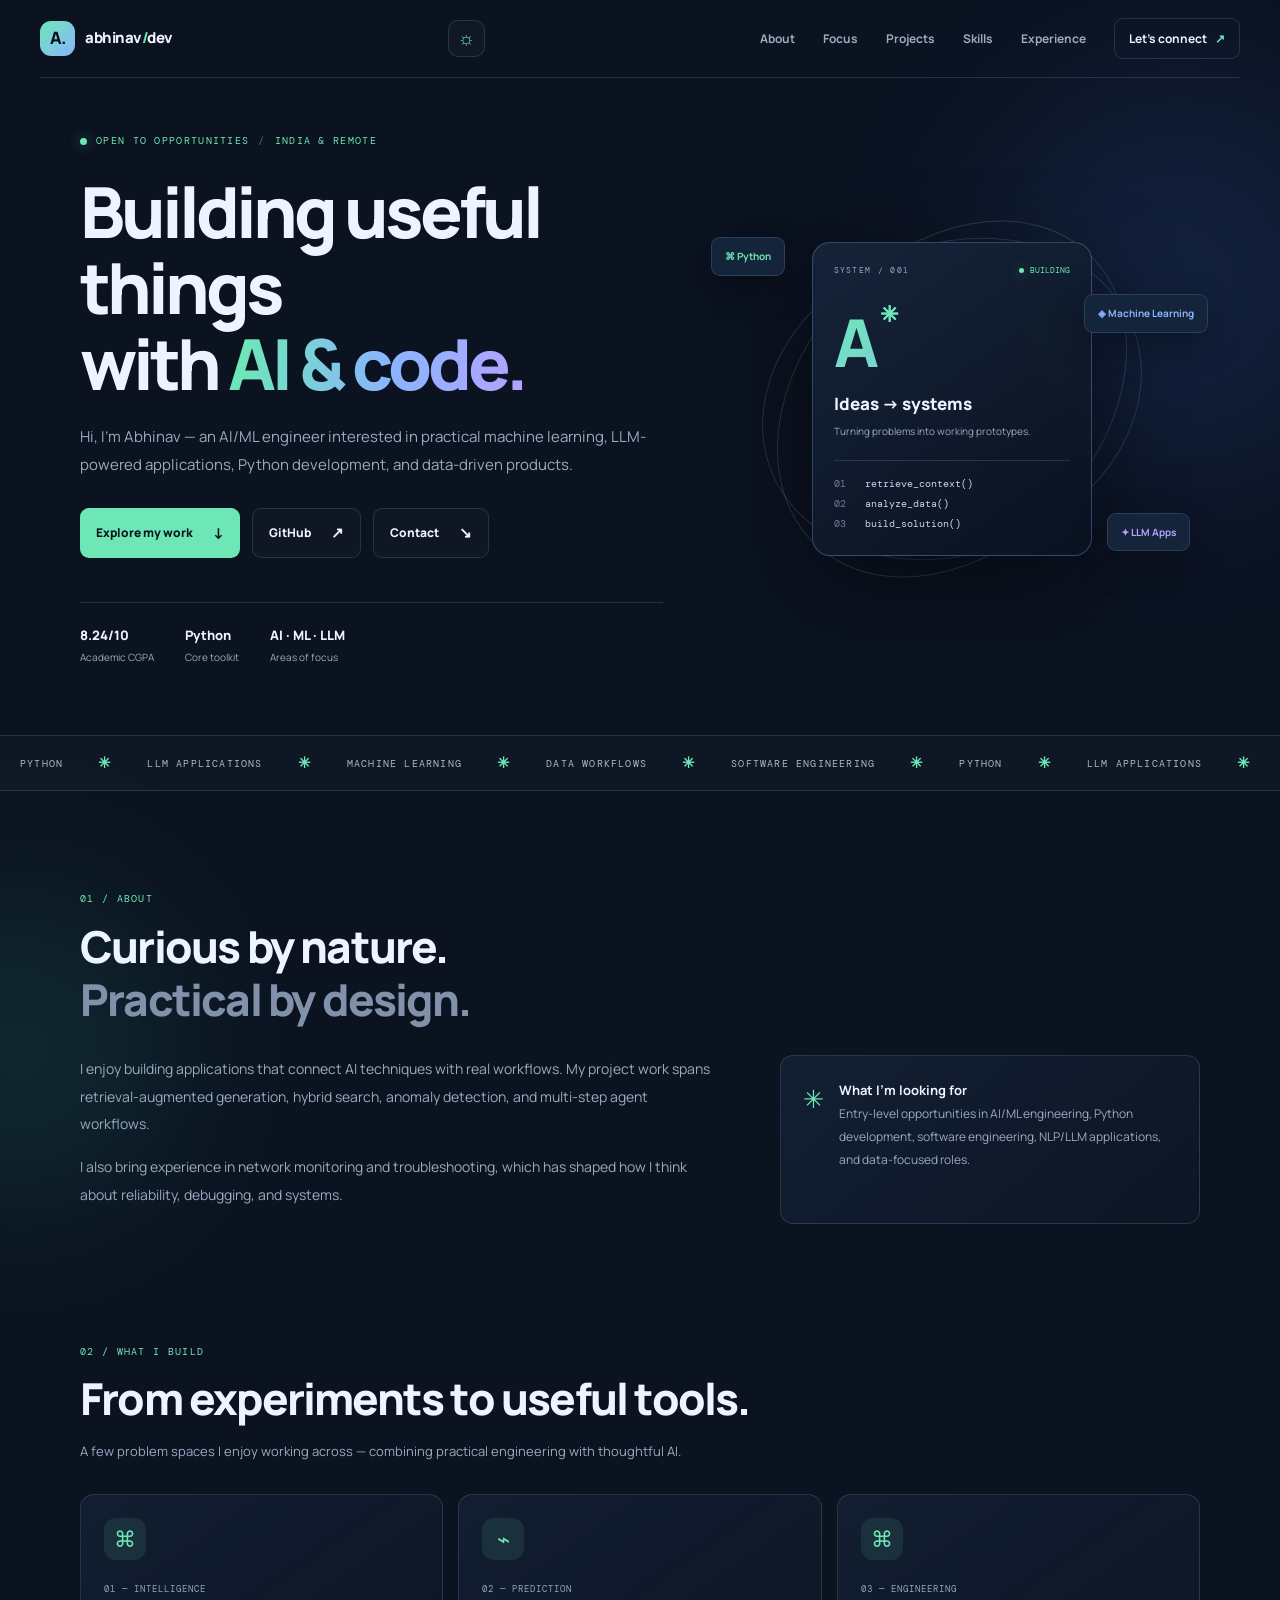
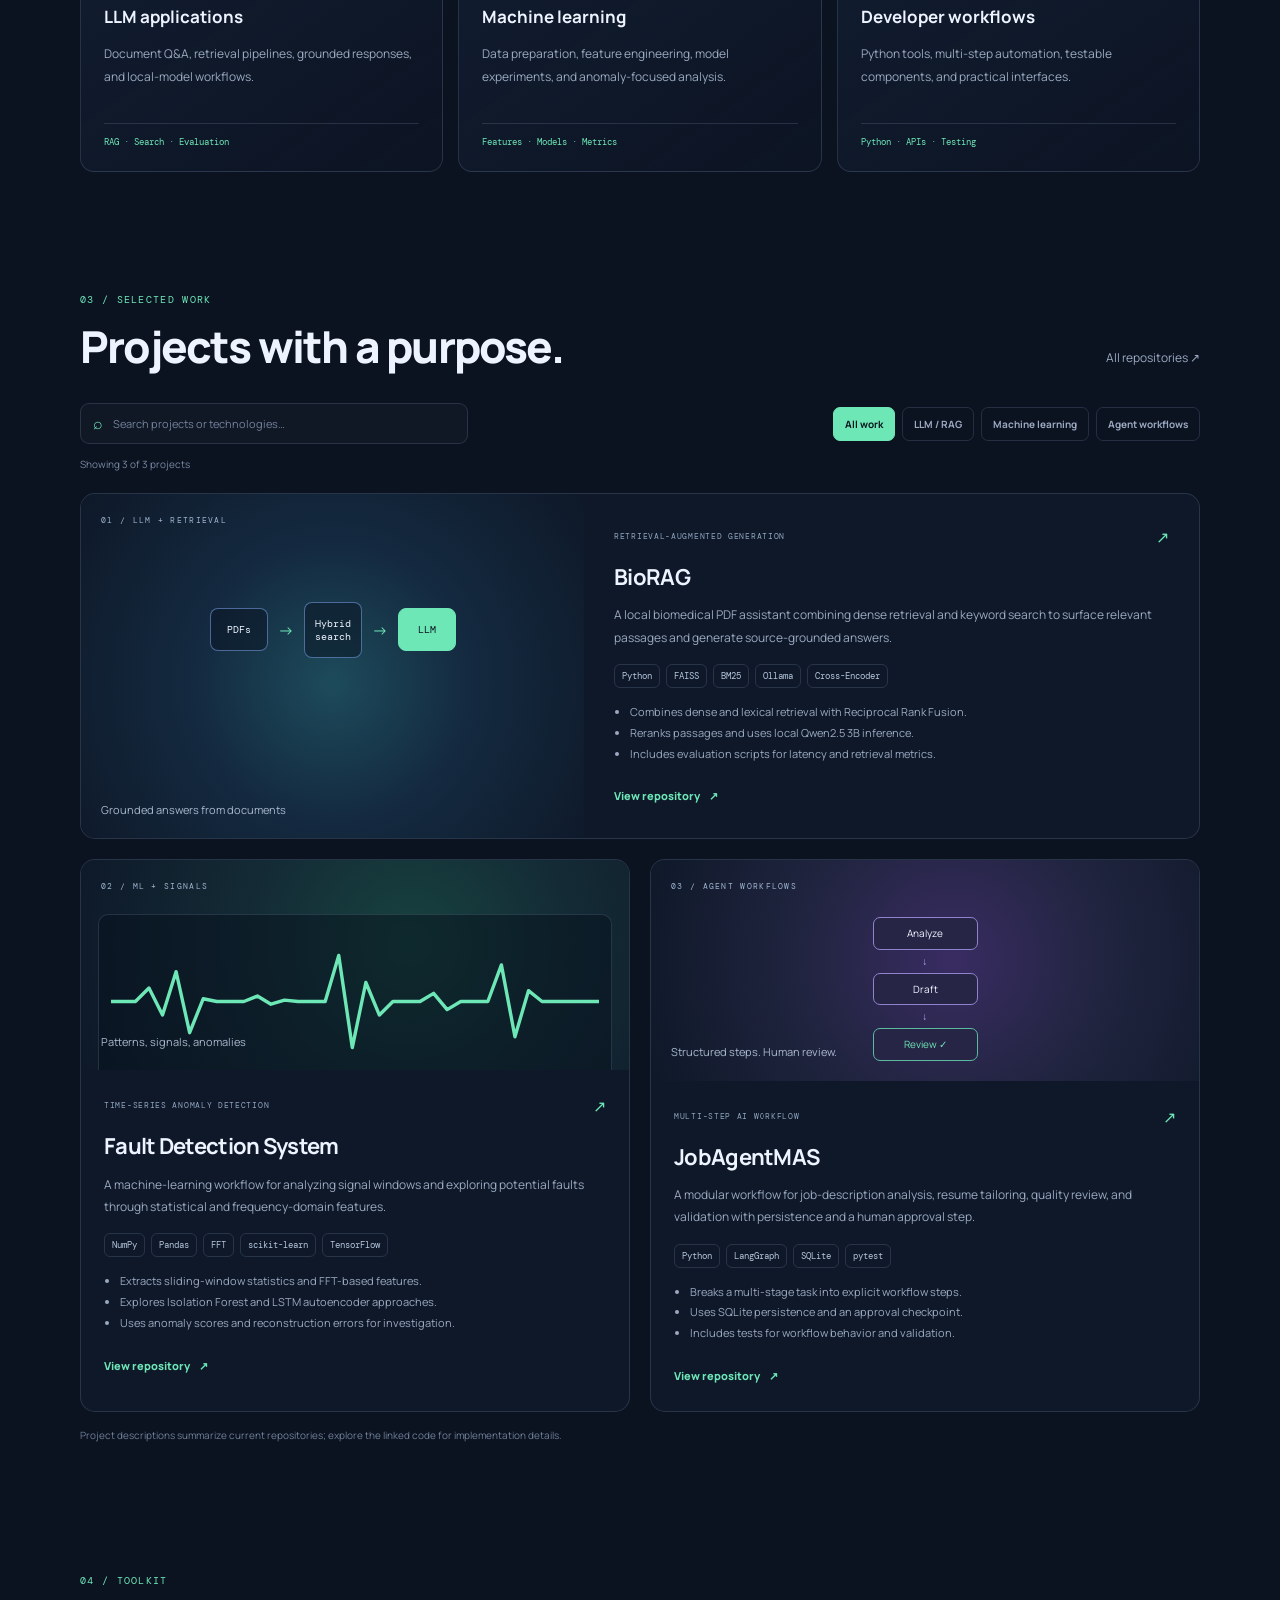
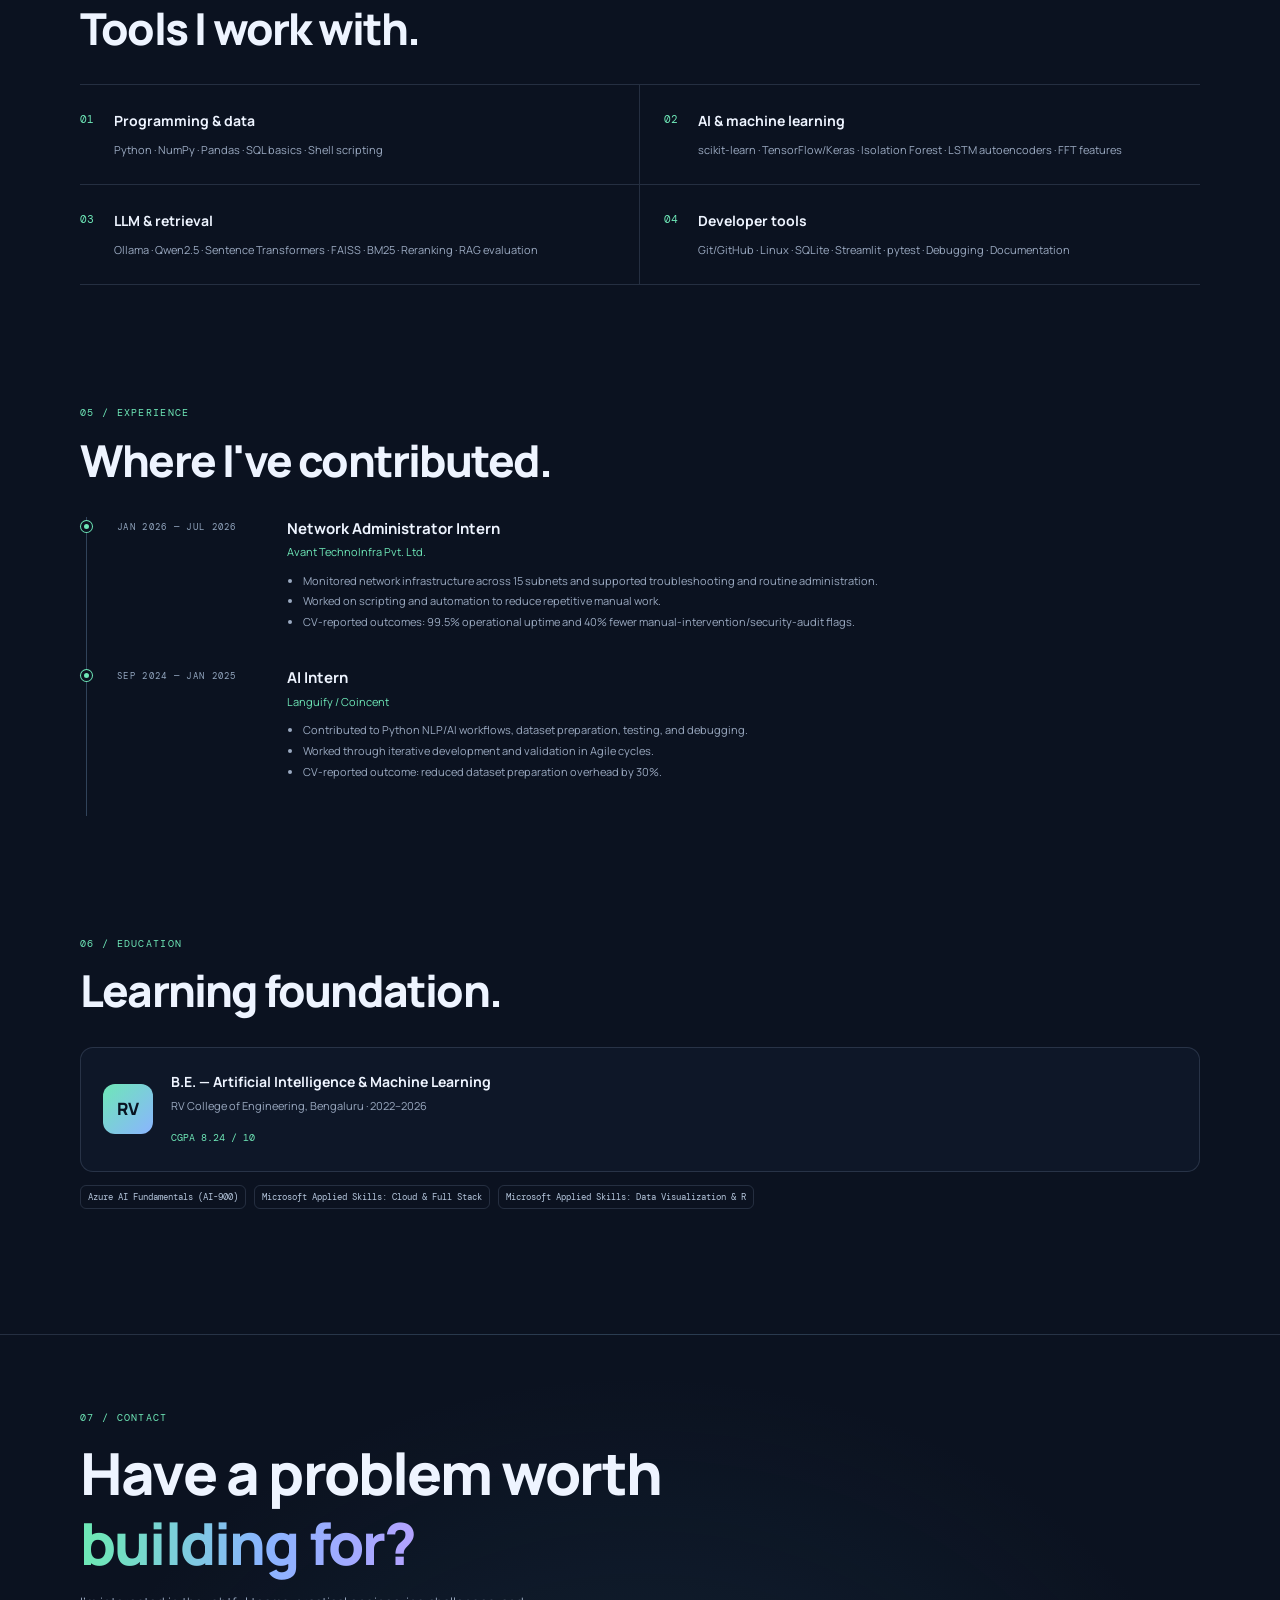
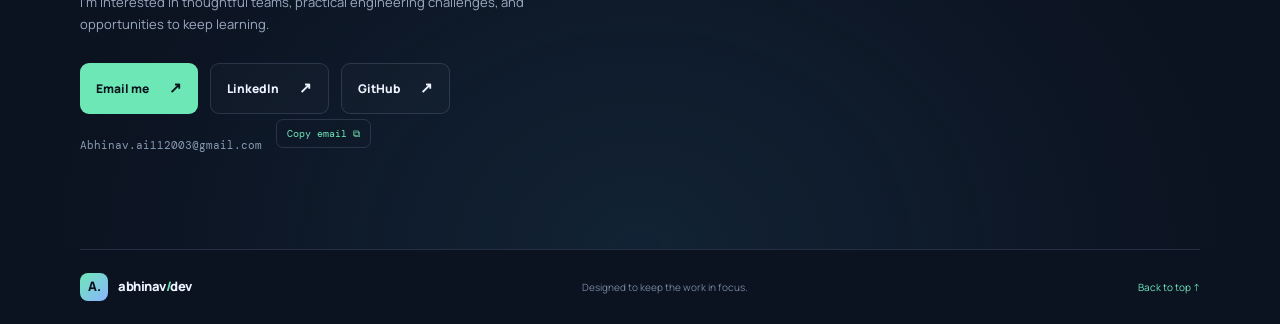
<file: standalone.html>
<!DOCTYPE html>
<html lang="en">
<head>
  <meta charset="UTF-8" />
  <meta name="viewport" content="width=device-width, initial-scale=1.0" />
  <meta name="theme-color" content="#0b1220" />
  <meta name="description" content="Abhinav — AI/ML and software engineering portfolio. Projects in LLM systems, Python, machine learning, and data workflows." />
  <title>Abhinav | AI/ML & Software Engineer</title>
  <link rel="preconnect" href="https://fonts.googleapis.com">
  <link rel="preconnect" href="https://fonts.gstatic.com" crossorigin>
  <link href="https://fonts.googleapis.com/css2?family=DM+Mono:wght@400;500&family=Manrope:wght@400;500;600;700;800&display=swap" rel="stylesheet">
  <style>
:root{--bg:#0b1220;--panel:#111b2d;--panel2:#152238;--text:#eef4ff;--muted:#9baac1;--line:rgba(166,190,222,.17);--mint:#6ee7b7;--blue:#8ab4ff;--purple:#b5a2ff;--font:'Manrope',sans-serif;--mono:'DM Mono',monospace}*{box-sizing:border-box}html{scroll-behavior:smooth;scroll-padding-top:90px}body{margin:0;background:var(--bg);color:var(--text);font-family:var(--font);line-height:1.65;overflow-x:hidden}a{color:inherit;text-decoration:none}.ambient{position:absolute;pointer-events:none;filter:blur(95px);opacity:.13;border-radius:50%;z-index:-1}.ambient-one{width:400px;height:400px;right:-100px;top:80px;background:#477fff}.ambient-two{width:300px;height:300px;left:-130px;top:900px;background:#3be2b0}.section-wrap{width:min(1120px,calc(100% - 48px));margin-inline:auto}.site-header{height:78px;width:min(1200px,calc(100% - 48px));margin:auto;display:flex;align-items:center;justify-content:space-between;border-bottom:1px solid var(--line);position:relative;z-index:10}.brand{display:flex;align-items:center;gap:10px;font-size:15px;font-weight:800;letter-spacing:-.5px}.brand-mark{width:35px;height:35px;border-radius:11px;background:linear-gradient(135deg,var(--mint),var(--blue));color:#07101d;display:grid;place-items:center;font-size:17px}.brand-dot{color:var(--mint)}.nav{display:flex;align-items:center;gap:28px;font-size:12px;color:var(--muted);font-weight:700}.nav a:hover,.text-link:hover,.project-link:hover{color:var(--mint)}.nav-cta{border:1px solid var(--line);padding:10px 14px;border-radius:9px;color:var(--text)!important}.nav-cta span{color:var(--mint);margin-left:6px}.menu-toggle{display:none;background:transparent;color:var(--text);border:1px solid var(--line);padding:8px 11px;border-radius:8px;font-size:18px}.hero{min-height:620px;display:grid;grid-template-columns:1.08fr .92fr;align-items:center;gap:40px;padding-top:55px;padding-bottom:70px}.eyebrow,.section-index,.tiny-label,.project-type,.art-tag,.chart-labels,.timeline-date{font-family:var(--mono);font-size:10px;letter-spacing:1.3px;color:var(--mint)}.eyebrow{display:flex;align-items:center;gap:9px}.status-dot,.live-pill i{width:7px;height:7px;border-radius:50%;background:var(--mint);display:inline-block;box-shadow:0 0 13px #6ee7b788}.eyebrow-divider{color:#536780}.hero h1{font-size:clamp(44px,5.5vw,72px);line-height:1.08;letter-spacing:-4px;margin:23px 0 22px;font-weight:800}.gradient-text{background:linear-gradient(95deg,#6ee7b7 5%,#8ab4ff 55%,#b5a2ff);background-clip:text;-webkit-background-clip:text;color:transparent}.hero-lead{max-width:570px;color:var(--muted);font-size:15px;line-height:1.9}.hero-actions,.contact-actions{display:flex;flex-wrap:wrap;gap:12px;margin-top:28px}.button{display:inline-flex;align-items:center;gap:20px;border-radius:9px;padding:12px 16px;font-size:12px;font-weight:800;transition:transform .2s,border-color .2s}.button:hover{transform:translateY(-2px)}.button-primary{background:var(--mint);color:#08141c}.button-secondary{border:1px solid var(--line);background:rgba(255,255,255,.02)}.button span{font-size:15px}.hero-meta{display:flex;gap:31px;margin-top:44px;padding-top:22px;border-top:1px solid var(--line)}.hero-meta>div{display:flex;flex-direction:column;gap:2px}.meta-number{font-size:13px;font-weight:800}.meta-label{font-size:10px;color:var(--muted)}.hero-visual{position:relative;min-height:420px;display:grid;place-items:center}.orbit{position:absolute;border:1px solid rgba(138,180,255,.2);border-radius:50%;transform:rotate(-22deg)}.orbit-a{width:390px;height:310px}.orbit-b{width:300px;height:400px;transform:rotate(43deg);border-color:rgba(110,231,183,.2)}.core-card{width:280px;position:relative;z-index:2;padding:21px;border:1px solid rgba(138,180,255,.3);border-radius:18px;background:linear-gradient(145deg,rgba(22,36,58,.97),rgba(11,18,32,.96));box-shadow:0 25px 90px #0007}.core-top{display:flex;justify-content:space-between;align-items:center}.tiny-label{font-size:8px;color:var(--muted)}.live-pill{font-family:var(--mono);font-size:8px;color:var(--mint);display:flex;align-items:center;gap:6px}.live-pill i{width:5px;height:5px}.core-symbol{font-size:66px;line-height:1.3;font-weight:800;letter-spacing:-5px;margin:22px 0 5px;background:linear-gradient(135deg,var(--mint),var(--blue));color:transparent;background-clip:text}.core-symbol span{font-size:22px;vertical-align:top;color:var(--mint);margin-left:6px}.core-title{font-size:17px;font-weight:800}.core-subtitle{font-size:10px;color:var(--muted);margin-top:5px}.code-lines{border-top:1px solid var(--line);margin-top:20px;padding-top:13px;font:10px/2 var(--mono);color:#c6d7ed}.code-lines span{color:#6b7e98;margin-right:13px}.float-chip{position:absolute;z-index:3;padding:10px 13px;border-radius:9px;background:#14243a;border:1px solid var(--line);font-size:10px;font-weight:700;box-shadow:0 12px 35px #0004}.chip-one{top:48px;left:8px;color:var(--mint)}.chip-two{top:105px;right:-8px;color:var(--blue)}.chip-three{bottom:58px;right:10px;color:var(--purple)}.ticker{border-block:1px solid var(--line);overflow:hidden;background:rgba(255,255,255,.018)}.ticker-track{display:flex;align-items:center;justify-content:space-around;gap:35px;white-space:nowrap;padding:17px 20px;font:10px var(--mono);letter-spacing:1.2px;color:#a8b8ce}.ticker-track b{color:var(--mint);font-size:15px}.content-section{padding-top:100px;padding-bottom:20px}.section-heading{margin-bottom:30px}.section-index{display:block;margin-bottom:12px}.section-heading h2,.contact-inner h2{font-size:clamp(30px,4vw,44px);line-height:1.2;letter-spacing:-1.8px;margin:0;font-weight:800}.muted-heading{color:#8191a9}.about-grid{display:grid;grid-template-columns:1.2fr .8fr;gap:70px}.about-main p{font-size:14px;color:var(--muted);line-height:1.95;margin:0 0 16px}.about-note{padding:22px;border:1px solid var(--line);border-radius:13px;background:linear-gradient(140deg,rgba(21,34,56,.8),rgba(15,24,40,.65));display:flex;gap:15px;align-items:flex-start}.note-icon{color:var(--mint);font-size:25px}.about-note p{margin:0;color:var(--muted);font-size:12px;line-height:1.9}.about-note strong{color:var(--text);font-size:13px}.section-heading-row{display:flex;align-items:end;justify-content:space-between}.text-link{font-size:12px;color:var(--muted);padding-bottom:5px}.project-grid{display:grid;grid-template-columns:repeat(2,minmax(0,1fr));gap:20px}.project-card{border:1px solid var(--line);border-radius:15px;overflow:hidden;background:rgba(17,27,45,.76);transition:transform .25s,border-color .25s}.project-card:hover{transform:translateY(-4px);border-color:rgba(110,231,183,.45)}.project-featured{grid-column:span 2;display:grid;grid-template-columns:.9fr 1.1fr}.project-art{min-height:210px;position:relative;overflow:hidden;padding:20px;background:#111f31}.project-featured .project-art{height:100%;min-height:340px}.art-biorag{background:radial-gradient(circle at 50% 55%,#1d4b5b 0,#142a40 43%,#0e1828 100%)}.art-fault{background:radial-gradient(circle at 60% 40%,#17433f 0,#142c36 43%,#0e1828 100%)}.art-agent{background:radial-gradient(circle at 55% 45%,#392c62 0,#20243f 48%,#0e1828 100%)}.art-tag{color:#9eb4cf;font-size:8px}.rag-flow{display:flex;align-items:center;justify-content:center;gap:10px;margin-top:75px}.rag-flow>span{color:var(--mint)}.rag-node{border:1px solid rgba(138,180,255,.5);background:rgba(9,18,32,.5);border-radius:8px;padding:14px 10px;text-align:center;font:10px var(--mono);min-width:58px}.accent-node{background:#6ee7b7;color:#0b1220;border-color:#6ee7b7}.art-caption{position:absolute;bottom:19px;left:20px;font-size:11px;color:#a9b9cd}.signal-chart{position:absolute;left:17px;right:17px;top:54px;background:rgba(7,17,28,.5);border:1px solid var(--line);border-radius:10px;padding:16px 12px 8px}.signal-chart svg{width:100%;height:auto}.chart-labels{display:flex;justify-content:space-between;font-size:7px;color:#94b5b4;margin-top:5px}.agent-flow{display:flex;flex-direction:column;align-items:center;gap:5px;margin-top:24px}.agent-flow>span{font:10px var(--mono);color:var(--purple)}.agent-box{padding:7px 23px;border:1px solid #8f83ce;border-radius:7px;background:#272546;font-size:10px;min-width:105px;text-align:center}.agent-box-last{color:var(--mint);border-color:#5bbaa0}.project-body{padding:23px}.project-featured .project-body{padding:30px}.project-topline{display:flex;justify-content:space-between;align-items:center;gap:8px}.project-type{font-size:8px;color:#8fa4bf;letter-spacing:.7px}.project-arrow{color:var(--mint)}.project-body h3{font-size:22px;letter-spacing:-.7px;margin:9px 0}.project-body p{color:var(--muted);font-size:12px;line-height:1.85;margin:0 0 15px}.tag-list{display:flex;flex-wrap:wrap;gap:6px;margin:14px 0}.tag-list span,.cert-list span{font:9px var(--mono);color:#b5c6dc;border:1px solid var(--line);border-radius:6px;padding:5px 7px}.project-points{padding-left:16px;color:var(--muted);font-size:11px;line-height:1.9;margin:13px 0 17px}.project-link{display:inline-flex;gap:9px;align-items:center;font-size:11px;font-weight:800;color:var(--mint)}.small-disclaimer{font-size:10px;color:#70819a;margin-top:15px}.skills-layout{display:grid;grid-template-columns:repeat(2,minmax(0,1fr));border-top:1px solid var(--line)}.skill-group{display:flex;gap:20px;padding:24px 20px 24px 0;border-bottom:1px solid var(--line)}.skill-group:nth-child(odd){border-right:1px solid var(--line)}.skill-group:nth-child(even){padding-left:24px}.skill-number{font:11px var(--mono);color:var(--mint);padding-top:3px}.skill-group h3{margin:0 0 7px;font-size:14px}.skill-group p{margin:0;color:var(--muted);font-size:11px;line-height:1.9}.timeline{border-left:1px solid #31435a;margin-left:6px;padding-left:30px}.timeline-item{position:relative;display:grid;grid-template-columns:150px 1fr;gap:20px;padding:0 0 33px}.timeline-marker{position:absolute;left:-36px;top:4px;width:11px;height:11px;background:var(--mint);border:3px solid var(--bg);border-radius:50%;box-shadow:0 0 0 1px var(--mint)}.timeline-date{font-size:9px;color:#93a6bf;padding-top:3px}.timeline-content h3{font-size:15px;margin:0 0 2px}.timeline-org{font-size:11px;color:var(--mint);margin:0 0 9px}.timeline-content ul{margin:0;padding-left:16px;color:var(--muted);font-size:11px;line-height:1.9}.education-card{display:flex;align-items:center;gap:18px;padding:22px;border:1px solid var(--line);border-radius:13px;background:rgba(17,27,45,.65)}.edu-icon{width:50px;height:50px;display:grid;place-items:center;border-radius:12px;background:linear-gradient(135deg,#6ee7b7,#8ab4ff);color:#091322;font-weight:800;font-size:17px}.education-card h3{font-size:14px;margin:0 0 4px}.education-card p{font-size:11px;color:var(--muted);margin:0 0 7px}.edu-score{font:10px var(--mono);color:var(--mint)}.cert-list{display:flex;flex-wrap:wrap;gap:8px;margin-top:13px}.contact-section{margin-top:105px;border-top:1px solid var(--line);background:radial-gradient(ellipse at 50% 100%,rgba(39,83,111,.26),transparent 65%)}.contact-inner{padding-top:75px;padding-bottom:75px}.contact-inner h2{font-size:clamp(38px,5vw,58px);margin-bottom:15px}.contact-inner>p{color:var(--muted);font-size:13px;max-width:500px}.contact-email{font:11px var(--mono);color:#879ab3;margin-top:24px}.site-footer{width:min(1120px,calc(100% - 48px));margin:auto;min-height:75px;border-top:1px solid var(--line);display:flex;align-items:center;justify-content:space-between;gap:20px;color:#75869f;font-size:10px}.site-footer .brand{color:var(--text);font-size:13px}.site-footer .brand-mark{width:28px;height:28px;font-size:13px;border-radius:8px}.site-footer>a:last-child{color:var(--mint)}@media(max-width:850px){.hero{grid-template-columns:1fr;padding-top:60px;gap:10px}.hero-visual{min-height:370px}.hero-copy{max-width:680px}.hero h1{letter-spacing:-2.5px}.project-featured{display:block}.project-featured .project-art{min-height:240px}.about-grid{gap:30px}.nav{gap:15px}.nav a{font-size:11px}}@media(max-width:620px){.section-wrap,.site-header,.site-footer{width:calc(100% - 34px)}.site-header{height:68px}.menu-toggle{display:block}.nav{display:none;position:absolute;top:62px;left:0;right:0;padding:16px;background:#101b2d;border:1px solid var(--line);border-radius:12px;flex-direction:column;align-items:stretch;gap:0}.nav.open{display:flex}.nav a{padding:12px;font-size:13px}.nav-cta{margin-top:7px}.hero{padding-top:48px;padding-bottom:45px;min-height:0}.hero h1{font-size:45px;letter-spacing:-2.4px}.hero-lead{font-size:13px}.hero-meta{gap:18px;flex-wrap:wrap;margin-top:32px}.meta-number{font-size:12px}.meta-label{font-size:9px}.hero-visual{min-height:340px;transform:scale(.92);margin-inline:-15px}.orbit-a{width:320px;height:270px}.orbit-b{width:250px;height:330px}.chip-one{left:0;top:40px}.chip-two{right:0;top:80px}.chip-three{right:0;bottom:40px}.ticker-track{justify-content:flex-start;gap:22px}.content-section{padding-top:70px}.section-heading h2{font-size:32px}.about-grid{grid-template-columns:1fr;gap:16px}.project-grid{grid-template-columns:1fr}.project-featured{grid-column:auto}.project-featured .project-art{min-height:240px}.project-featured .project-body,.project-body{padding:21px}.skills-layout{grid-template-columns:1fr}.skill-group,.skill-group:nth-child(even){padding:19px 0;border-right:0}.timeline-item{grid-template-columns:1fr;gap:6px;padding-bottom:28px}.timeline-date{font-size:9px}.education-card{align-items:flex-start;padding:17px}.education-card h3{font-size:12px}.cert-list{gap:6px}.contact-section{margin-top:70px}.contact-inner{padding-top:60px;padding-bottom:55px}.contact-inner h2{font-size:40px}.site-footer{padding:18px 0;flex-wrap:wrap}.site-footer>span{order:3;width:100%}}@media(prefers-reduced-motion:reduce){html{scroll-behavior:auto}*,*::before,*::after{transition:none!important;animation:none!important}}

/* Advanced interaction layer */
:root{color-scheme:dark}.header-tools{display:flex;align-items:center;gap:9px}.theme-toggle{width:37px;height:37px;border-radius:10px;border:1px solid var(--line);background:rgba(255,255,255,.025);color:var(--mint);font-size:19px;cursor:pointer}.scroll-progress{height:3px;position:fixed;top:0;left:0;right:0;z-index:100;background:transparent}.scroll-progress span{display:block;height:100%;width:0;background:linear-gradient(90deg,var(--mint),var(--blue),var(--purple));box-shadow:0 0 12px #6ee7b766}.section-intro{max-width:610px;color:var(--muted);font-size:13px;margin:14px 0 0;line-height:1.9}.focus-grid{display:grid;grid-template-columns:repeat(3,minmax(0,1fr));gap:15px}.focus-card{border:1px solid var(--line);border-radius:14px;padding:23px;background:linear-gradient(145deg,rgba(21,34,56,.72),rgba(13,22,37,.6));transition:transform .22s,border-color .22s}.focus-card:hover{transform:translateY(-4px);border-color:rgba(110,231,183,.45)}.focus-icon{display:grid;place-items:center;width:42px;height:42px;border-radius:12px;background:rgba(110,231,183,.1);color:var(--mint);font-size:22px;margin-bottom:23px}.focus-kicker{display:block;color:#91a6c0;font:9px var(--mono);letter-spacing:1px}.focus-card h3{font-size:17px;margin:8px 0}.focus-card p{color:var(--muted);font-size:12px;line-height:1.9;min-height:68px}.focus-tags{font:9px var(--mono);color:var(--mint);padding-top:12px;border-top:1px solid var(--line)}.project-controls{display:grid;grid-template-columns:minmax(220px,.7fr) 1.3fr;gap:12px;align-items:center;margin:0 0 20px}.project-search-wrap{display:flex;align-items:center;gap:10px;border:1px solid var(--line);background:rgba(255,255,255,.025);border-radius:9px;padding:0 12px;color:var(--mint)}.project-search-wrap input{width:100%;min-width:0;background:transparent;border:0;outline:0;color:var(--text);font:11px var(--font);padding:12px 0}.project-search-wrap input::placeholder{color:#71839b}.filter-chips{display:flex;flex-wrap:wrap;justify-content:flex-end;gap:7px}.filter-chip{font:10px var(--font);font-weight:700;border:1px solid var(--line);border-radius:7px;background:transparent;color:var(--muted);padding:9px 11px;cursor:pointer}.filter-chip:hover,.filter-chip.active{color:#08141c;background:var(--mint);border-color:var(--mint)}.filter-status{grid-column:1/-1;color:#788aa3;font-size:10px;margin:0}.project-card[hidden]{display:none}.contact-email-row{display:flex;align-items:center;gap:14px;flex-wrap:wrap}.copy-email{border:1px solid var(--line);background:transparent;color:var(--mint);padding:7px 10px;border-radius:7px;font:10px var(--mono);cursor:pointer}.copy-feedback{font-size:10px;color:var(--mint);min-height:15px;margin:7px 0 0}.back-to-top{position:fixed;right:22px;bottom:22px;z-index:15;width:42px;height:42px;border-radius:12px;border:1px solid var(--line);background:var(--panel);color:var(--mint);font-size:20px;box-shadow:0 10px 30px #0004;cursor:pointer;opacity:0;pointer-events:none;transform:translateY(8px);transition:opacity .2s,transform .2s}.back-to-top.visible{opacity:1;pointer-events:auto;transform:translateY(0)}.reveal-ready .content-section,.reveal-ready .contact-inner{opacity:0;transform:translateY(14px);transition:opacity .6s ease,transform .6s ease}.reveal-ready .content-section.is-visible,.reveal-ready .contact-inner.is-visible{opacity:1;transform:none}body.light-theme{--bg:#f4f7fb;--panel:#fff;--panel2:#eaf0f7;--text:#152238;--muted:#52647b;--line:rgba(40,65,95,.17);--mint:#087f65;--blue:#376bc4;--purple:#7956c8;color-scheme:light}body.light-theme .core-card,body.light-theme .project-card,body.light-theme .focus-card,body.light-theme .education-card{background:rgba(255,255,255,.86)}body.light-theme .nav{color:var(--muted)}body.light-theme .nav-cta{color:var(--text)!important}body.light-theme .float-chip{background:#fff}body.light-theme .nav.open{background:#fff}@media(max-width:850px){.focus-grid{grid-template-columns:1fr}.focus-card p{min-height:0}.project-controls{grid-template-columns:1fr}.filter-chips{justify-content:flex-start}}@media(max-width:620px){.theme-toggle{width:35px;height:35px}.project-controls{gap:10px}.filter-chip{padding:8px 9px}.back-to-top{right:14px;bottom:14px}.focus-card{padding:20px}}@media(prefers-reduced-motion:reduce){.reveal-ready .content-section,.reveal-ready .contact-inner{opacity:1;transform:none}
}
  </style>
</head>
<body>
  <div class="scroll-progress" aria-hidden="true"><span></span></div>
  <div class="ambient ambient-one"></div><div class="ambient ambient-two"></div>
  <header class="site-header">
    <a class="brand" href="#home" aria-label="Abhinav home"><span class="brand-mark">A.</span><span>abhinav<span class="brand-dot">/</span>dev</span></a>
    <div class="header-tools"><button class="theme-toggle" type="button" aria-label="Switch color theme" title="Switch theme">☼</button><button class="menu-toggle" aria-label="Toggle navigation" aria-expanded="false">☰</button></div>
    <nav class="nav">
      <a href="#about">About</a><a href="#focus">Focus</a><a href="#projects">Projects</a><a href="#skills">Skills</a><a href="#experience">Experience</a>
      <a class="nav-cta" href="#contact">Let's connect <span>↗</span></a>
    </nav>
  </header>

  <main>
    <section class="hero section-wrap" id="home">
      <div class="hero-copy">
        <div class="eyebrow"><span class="status-dot"></span> OPEN TO OPPORTUNITIES <span class="eyebrow-divider">/</span> INDIA & REMOTE</div>
        <h1>Building useful things<br>with <span class="gradient-text">AI & code.</span></h1>
        <p class="hero-lead">Hi, I'm Abhinav — an AI/ML engineer interested in practical machine learning, LLM-powered applications, Python development, and data-driven products.</p>
        <div class="hero-actions">
          <a class="button button-primary" href="#projects">Explore my work <span>↓</span></a>
          <a class="button button-secondary" href="https://github.com/Abhinav-ai01" target="_blank" rel="noreferrer">GitHub <span>↗</span></a><a class="button button-secondary" href="#contact">Contact <span>↘</span></a>
        </div>
        <div class="hero-meta">
          <div><span class="meta-number">8.24/10</span><span class="meta-label">Academic CGPA</span></div>
          <div><span class="meta-number">Python</span><span class="meta-label">Core toolkit</span></div>
          <div><span class="meta-number">AI · ML · LLM</span><span class="meta-label">Areas of focus</span></div>
        </div>
      </div>
      <div class="hero-visual" aria-label="Decorative AI systems illustration">
        <div class="orbit orbit-a"></div><div class="orbit orbit-b"></div>
        <div class="core-card">
          <div class="core-top"><span class="tiny-label">SYSTEM / 001</span><span class="live-pill"><i></i> BUILDING</span></div>
          <div class="core-symbol">A<span>✳</span></div>
          <div class="core-title">Ideas → systems</div>
          <div class="core-subtitle">Turning problems into working prototypes.</div>
          <div class="code-lines"><span>01</span> retrieve_context()<br><span>02</span> analyze_data()<br><span>03</span> build_solution()</div>
        </div>
        <div class="float-chip chip-one">⌘ Python</div><div class="float-chip chip-two">◈ Machine Learning</div><div class="float-chip chip-three">✦ LLM Apps</div>
      </div>
    </section>

    <section class="ticker" aria-label="Technologies">
      <div class="ticker-track"><span>PYTHON</span><b>✳</b><span>LLM APPLICATIONS</span><b>✳</b><span>MACHINE LEARNING</span><b>✳</b><span>DATA WORKFLOWS</span><b>✳</b><span>SOFTWARE ENGINEERING</span><b>✳</b><span>PYTHON</span><b>✳</b><span>LLM APPLICATIONS</span><b>✳</b><span>MACHINE LEARNING</span><b>✳</b></div>
    </section>

    <section class="content-section section-wrap" id="about">
      <div class="section-heading"><span class="section-index">01 / ABOUT</span><h2>Curious by nature.<br><span class="muted-heading">Practical by design.</span></h2></div>
      <div class="about-grid">
        <div class="about-main"><p>I enjoy building applications that connect AI techniques with real workflows. My project work spans retrieval-augmented generation, hybrid search, anomaly detection, and multi-step agent workflows.</p><p>I also bring experience in network monitoring and troubleshooting, which has shaped how I think about reliability, debugging, and systems.</p></div>
        <div class="about-note"><span class="note-icon">✳</span><p><strong>What I'm looking for</strong><br>Entry-level opportunities in AI/ML engineering, Python development, software engineering, NLP/LLM applications, and data-focused roles.</p></div>
      </div>
    </section>

    <section class="content-section section-wrap build-section" id="focus"><div class="section-heading"><span class="section-index">02 / WHAT I BUILD</span><h2>From experiments to useful tools.</h2><p class="section-intro">A few problem spaces I enjoy working across — combining practical engineering with thoughtful AI.</p></div><div class="focus-grid"><article class="focus-card"><span class="focus-icon">⌘</span><span class="focus-kicker">01 — INTELLIGENCE</span><h3>LLM applications</h3><p>Document Q&A, retrieval pipelines, grounded responses, and local-model workflows.</p><div class="focus-tags">RAG · Search · Evaluation</div></article><article class="focus-card"><span class="focus-icon">⌁</span><span class="focus-kicker">02 — PREDICTION</span><h3>Machine learning</h3><p>Data preparation, feature engineering, model experiments, and anomaly-focused analysis.</p><div class="focus-tags">Features · Models · Metrics</div></article><article class="focus-card"><span class="focus-icon">⌘</span><span class="focus-kicker">03 — ENGINEERING</span><h3>Developer workflows</h3><p>Python tools, multi-step automation, testable components, and practical interfaces.</p><div class="focus-tags">Python · APIs · Testing</div></article></div></section>

    <section class="content-section section-wrap" id="projects">
      <div class="section-heading section-heading-row"><div><span class="section-index">03 / SELECTED WORK</span><h2>Projects with a purpose.</h2></div><a class="text-link" href="https://github.com/Abhinav-ai01" target="_blank" rel="noreferrer">All repositories ↗</a></div>
      <div class="project-controls"><label class="project-search-wrap"><span aria-hidden="true">⌕</span><input id="project-search" type="search" placeholder="Search projects or technologies…" aria-label="Search projects"></label><div class="filter-chips" role="group" aria-label="Filter projects"><button class="filter-chip active" type="button" data-filter="all">All work</button><button class="filter-chip" type="button" data-filter="llm">LLM / RAG</button><button class="filter-chip" type="button" data-filter="ml">Machine learning</button><button class="filter-chip" type="button" data-filter="agent">Agent workflows</button></div><p class="filter-status" aria-live="polite">Showing all projects</p></div><div class="project-grid">
        <article class="project-card project-featured" data-category="llm" data-search="BioRAG biomedical PDF RAG retrieval hybrid search FAISS BM25 Ollama Qwen cross encoder">
          <div class="project-art art-biorag"><div class="art-tag">01 / LLM + RETRIEVAL</div><div class="rag-flow"><div class="rag-node">PDFs</div><span>→</span><div class="rag-node">Hybrid<br>search</div><span>→</span><div class="rag-node accent-node">LLM</div></div><div class="art-caption">Grounded answers from documents</div></div>
          <div class="project-body"><div class="project-topline"><span class="project-type">RETRIEVAL-AUGMENTED GENERATION</span><span class="project-arrow">↗</span></div><h3>BioRAG</h3><p>A local biomedical PDF assistant combining dense retrieval and keyword search to surface relevant passages and generate source-grounded answers.</p><div class="tag-list"><span>Python</span><span>FAISS</span><span>BM25</span><span>Ollama</span><span>Cross-Encoder</span></div><ul class="project-points"><li>Combines dense and lexical retrieval with Reciprocal Rank Fusion.</li><li>Reranks passages and uses local Qwen2.5 3B inference.</li><li>Includes evaluation scripts for latency and retrieval metrics.</li></ul><a class="project-link" href="https://github.com/Abhinav-ai01/BioRAG" target="_blank" rel="noreferrer">View repository <span>↗</span></a></div>
        </article>
        <article class="project-card" data-category="ml" data-search="Fault Detection System time series anomaly detection FFT NumPy Pandas scikit-learn TensorFlow LSTM">
          <div class="project-art art-fault"><div class="art-tag">02 / ML + SIGNALS</div><div class="signal-chart"><svg viewBox="0 0 360 100" role="img" aria-label="Illustrative signal waveform"><path d="M0 52 L18 52 L28 42 L38 62 L48 30 L58 75 L68 50 L78 52 L98 52 L108 48 L118 54 L128 51 L138 52 L158 52 L168 18 L178 86 L188 38 L198 62 L208 52 L228 52 L238 46 L248 58 L258 52 L278 52 L288 25 L298 78 L308 44 L318 52 L338 52 L360 52" fill="none" stroke="#6ee7b7" stroke-width="2.5" stroke-linecap="round" stroke-linejoin="round"/></svg><div class="chart-labels"><span>TIME SERIES</span><span>ANOMALY SIGNAL</span></div></div><div class="art-caption">Patterns, signals, anomalies</div></div>
          <div class="project-body"><div class="project-topline"><span class="project-type">TIME-SERIES ANOMALY DETECTION</span><span class="project-arrow">↗</span></div><h3>Fault Detection System</h3><p>A machine-learning workflow for analyzing signal windows and exploring potential faults through statistical and frequency-domain features.</p><div class="tag-list"><span>NumPy</span><span>Pandas</span><span>FFT</span><span>scikit-learn</span><span>TensorFlow</span></div><ul class="project-points"><li>Extracts sliding-window statistics and FFT-based features.</li><li>Explores Isolation Forest and LSTM autoencoder approaches.</li><li>Uses anomaly scores and reconstruction errors for investigation.</li></ul><a class="project-link" href="https://github.com/Abhinav-ai01/Fault-detection-system" target="_blank" rel="noreferrer">View repository <span>↗</span></a></div>
        </article>
        <article class="project-card" data-category="agent" data-search="JobAgentMAS multi agent job application LangGraph Python SQLite pytest resume workflow">
          <div class="project-art art-agent"><div class="art-tag">03 / AGENT WORKFLOWS</div><div class="agent-flow"><div class="agent-box">Analyze</div><span>↓</span><div class="agent-box">Draft</div><span>↓</span><div class="agent-box agent-box-last">Review ✓</div></div><div class="art-caption">Structured steps. Human review.</div></div>
          <div class="project-body"><div class="project-topline"><span class="project-type">MULTI-STEP AI WORKFLOW</span><span class="project-arrow">↗</span></div><h3>JobAgentMAS</h3><p>A modular workflow for job-description analysis, resume tailoring, quality review, and validation with persistence and a human approval step.</p><div class="tag-list"><span>Python</span><span>LangGraph</span><span>SQLite</span><span>pytest</span></div><ul class="project-points"><li>Breaks a multi-stage task into explicit workflow steps.</li><li>Uses SQLite persistence and an approval checkpoint.</li><li>Includes tests for workflow behavior and validation.</li></ul><a class="project-link" href="https://github.com/Abhinav-ai01/JobAgentMAS" target="_blank" rel="noreferrer">View repository <span>↗</span></a></div>
        </article>
      </div>
      <p class="small-disclaimer">Project descriptions summarize current repositories; explore the linked code for implementation details.</p>
    </section>

    <section class="content-section section-wrap" id="skills">
      <div class="section-heading"><span class="section-index">04 / TOOLKIT</span><h2>Tools I work with.</h2></div>
      <div class="skills-layout">
        <div class="skill-group"><span class="skill-number">01</span><div><h3>Programming & data</h3><p>Python · NumPy · Pandas · SQL basics · Shell scripting</p></div></div>
        <div class="skill-group"><span class="skill-number">02</span><div><h3>AI & machine learning</h3><p>scikit-learn · TensorFlow/Keras · Isolation Forest · LSTM autoencoders · FFT features</p></div></div>
        <div class="skill-group"><span class="skill-number">03</span><div><h3>LLM & retrieval</h3><p>Ollama · Qwen2.5 · Sentence Transformers · FAISS · BM25 · Reranking · RAG evaluation</p></div></div>
        <div class="skill-group"><span class="skill-number">04</span><div><h3>Developer tools</h3><p>Git/GitHub · Linux · SQLite · Streamlit · pytest · Debugging · Documentation</p></div></div>
      </div>
    </section>

    <section class="content-section section-wrap" id="experience">
      <div class="section-heading"><span class="section-index">05 / EXPERIENCE</span><h2>Where I've contributed.</h2></div>
      <div class="timeline">
        <article class="timeline-item"><div class="timeline-marker"></div><div class="timeline-date">JAN 2026 — JUL 2026</div><div class="timeline-content"><h3>Network Administrator Intern</h3><p class="timeline-org">Avant TechnoInfra Pvt. Ltd.</p><ul><li>Monitored network infrastructure across 15 subnets and supported troubleshooting and routine administration.</li><li>Worked on scripting and automation to reduce repetitive manual work.</li><li>CV-reported outcomes: 99.5% operational uptime and 40% fewer manual-intervention/security-audit flags.</li></ul></div></article>
        <article class="timeline-item"><div class="timeline-marker"></div><div class="timeline-date">SEP 2024 — JAN 2025</div><div class="timeline-content"><h3>AI Intern</h3><p class="timeline-org">Languify / Coincent</p><ul><li>Contributed to Python NLP/AI workflows, dataset preparation, testing, and debugging.</li><li>Worked through iterative development and validation in Agile cycles.</li><li>CV-reported outcome: reduced dataset preparation overhead by 30%.</li></ul></div></article>
      </div>
    </section>

    <section class="content-section section-wrap education-section">
      <div class="section-heading"><span class="section-index">06 / EDUCATION</span><h2>Learning foundation.</h2></div>
      <div class="education-card"><div class="edu-icon">RV</div><div><h3>B.E. — Artificial Intelligence & Machine Learning</h3><p>RV College of Engineering, Bengaluru · 2022–2026</p><span class="edu-score">CGPA 8.24 / 10</span></div></div>
      <div class="cert-list"><span>Azure AI Fundamentals (AI-900)</span><span>Microsoft Applied Skills: Cloud & Full Stack</span><span>Microsoft Applied Skills: Data Visualization & R</span></div>
    </section>

    <section class="contact-section" id="contact"><div class="section-wrap contact-inner"><span class="section-index">07 / CONTACT</span><h2>Have a problem worth<br><span class="gradient-text">building for?</span></h2><p>I'm interested in thoughtful teams, practical engineering challenges, and opportunities to keep learning.</p><div class="contact-actions"><a class="button button-primary" href="mailto:Abhinav.ai112003@gmail.com">Email me <span>↗</span></a><a class="button button-secondary" href="https://www.linkedin.com/in/abhinav-187b91291/" target="_blank" rel="noreferrer">LinkedIn <span>↗</span></a><a class="button button-secondary" href="https://github.com/Abhinav-ai01" target="_blank" rel="noreferrer">GitHub <span>↗</span></a></div><div class="contact-email-row"><div class="contact-email">Abhinav.ai112003@gmail.com</div><button class="copy-email" type="button" data-copy-email="Abhinav.ai112003@gmail.com">Copy email <span>⧉</span></button></div><p class="copy-feedback" aria-live="polite"></p></div></section>
  </main>
  <button class="back-to-top" type="button" aria-label="Back to top" title="Back to top">↑</button>
  <footer class="site-footer"><a class="brand" href="#home"><span class="brand-mark">A.</span><span>abhinav<span class="brand-dot">/</span>dev</span></a><span>Designed to keep the work in focus.</span><a href="#home">Back to top ↑</a></footer>
  <script>
// Mobile navigation
const toggle=document.querySelector('.menu-toggle');const nav=document.querySelector('.nav');if(toggle&&nav){toggle.addEventListener('click',()=>{const open=nav.classList.toggle('open');toggle.setAttribute('aria-expanded',String(open));toggle.textContent=open?'✕':'☰'});nav.querySelectorAll('a').forEach(link=>link.addEventListener('click',()=>{nav.classList.remove('open');toggle.setAttribute('aria-expanded','false');toggle.textContent='☰'}))}
// Reading progress and back-to-top
const progress=document.querySelector('.scroll-progress span');const topButton=document.querySelector('.back-to-top');function updateScrollUI(){const max=document.documentElement.scrollHeight-innerHeight;const percent=max>0?scrollY/max*100:0;if(progress)progress.style.width=`${percent}%`;if(topButton)topButton.classList.toggle('visible',scrollY>500)}addEventListener('scroll',updateScrollUI,{passive:true});addEventListener('resize',updateScrollUI);updateScrollUI();topButton?.addEventListener('click',()=>scrollTo({top:0,behavior:'smooth'}));
// Theme switch with optional saved preference
const themeButton=document.querySelector('.theme-toggle');try{if(localStorage.getItem('abhinav-portfolio-theme')==='light')document.body.classList.add('light-theme')}catch(e){}function syncTheme(){if(!themeButton)return;const light=document.body.classList.contains('light-theme');themeButton.textContent=light?'☾':'☼';themeButton.setAttribute('aria-label',light?'Switch to dark theme':'Switch to light theme');themeButton.title=light?'Switch to dark theme':'Switch to light theme'}syncTheme();themeButton?.addEventListener('click',()=>{document.body.classList.toggle('light-theme');try{localStorage.setItem('abhinav-portfolio-theme',document.body.classList.contains('light-theme')?'light':'dark')}catch(e){}syncTheme()});
// Search and category filters
const cards=[...document.querySelectorAll('.project-card[data-category]')],search=document.querySelector('#project-search'),filters=[...document.querySelectorAll('.filter-chip')],status=document.querySelector('.filter-status');let active='all';function filterProjects(){const q=(search?.value||'').trim().toLowerCase();let count=0;cards.forEach(card=>{const visible=(active==='all'||card.dataset.category===active)&&(!q||`${card.dataset.search||''} ${card.innerText||''}`.toLowerCase().includes(q));card.hidden=!visible;if(visible)count++});if(status)status.textContent=`Showing ${count} of ${cards.length} projects`}filters.forEach(btn=>btn.addEventListener('click',()=>{active=btn.dataset.filter||'all';filters.forEach(b=>{const selected=b===btn;b.classList.toggle('active',selected);b.setAttribute('aria-pressed',String(selected))});filterProjects()}));search?.addEventListener('input',filterProjects);filterProjects();
// Copy contact email
const copyButton=document.querySelector('.copy-email'),feedback=document.querySelector('.copy-feedback');copyButton?.addEventListener('click',async()=>{const email=copyButton.dataset.copyEmail||'';try{await navigator.clipboard.writeText(email);if(feedback)feedback.textContent='Email copied to clipboard.'}catch(e){if(feedback)feedback.textContent=`Email: ${email}`}});
// Entrance animations respect reduced-motion preferences
if('IntersectionObserver'in window&&!matchMedia('(prefers-reduced-motion: reduce)').matches){document.body.classList.add('reveal-ready');const observer=new IntersectionObserver(entries=>entries.forEach(entry=>{if(entry.isIntersecting){entry.target.classList.add('is-visible');observer.unobserve(entry.target)}}),{threshold:.08});document.querySelectorAll('.content-section,.contact-inner').forEach(section=>observer.observe(section))}

  </script>
</body>
</html>
</file>
